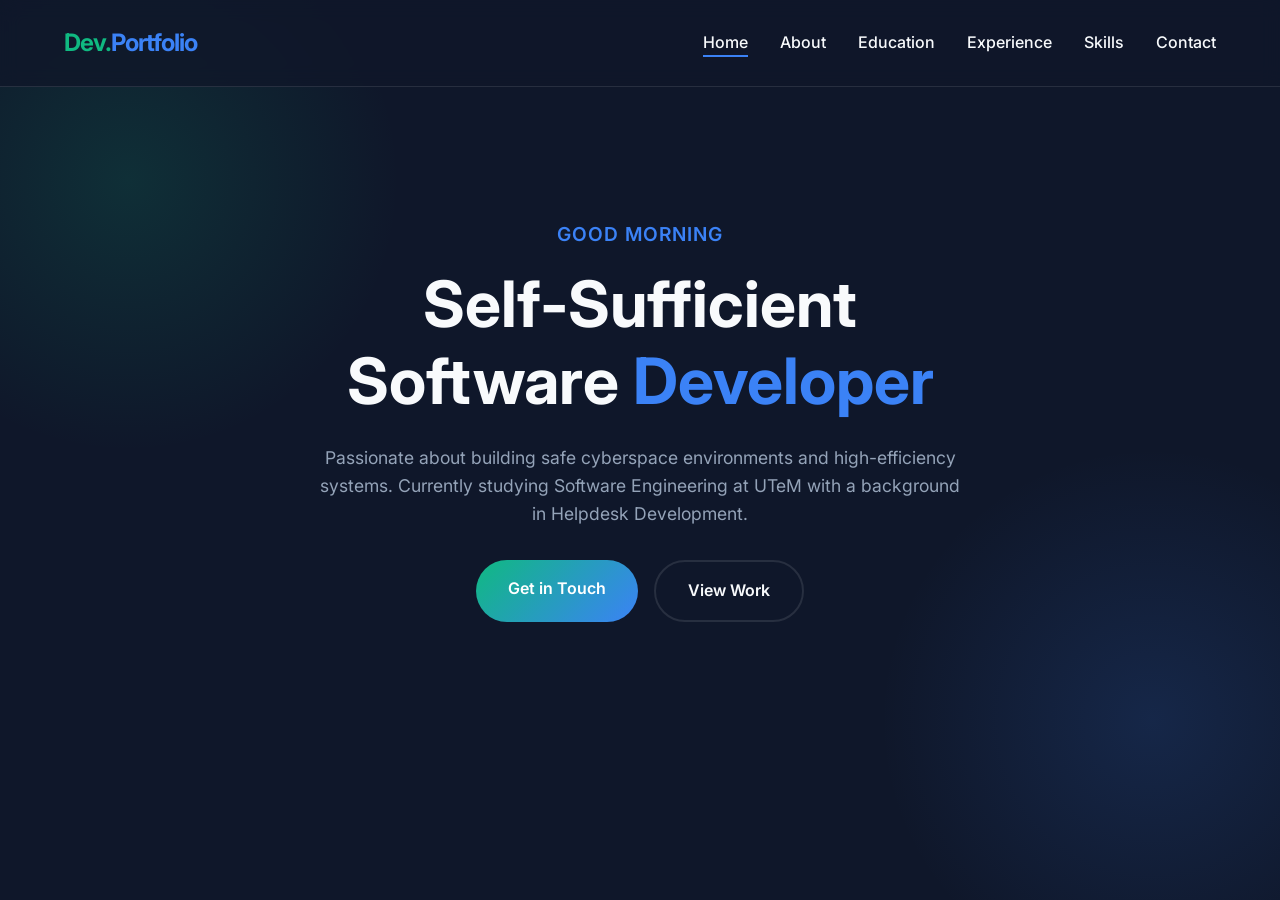
<file: index.html>
<!DOCTYPE html>
<html lang="en">
<head>
    <meta charset="UTF-8">
    <meta name="viewport" content="width=device-width, initial-scale=1.0">
    <title>Portfolio | Software Engineer</title>
    <link rel="stylesheet" href="style.css">
    <!-- Google Fonts -->
    <link href="https://fonts.googleapis.com/css2?family=Inter:wght@400;600;700&display=swap" rel="stylesheet">
    <!-- Font Awesome for Icons -->
    <link rel="stylesheet" href="https://cdnjs.cloudflare.com/ajax/libs/font-awesome/6.0.0/css/all.min.css">
</head>
<body>

    <!-- Navigation -->
    <nav>
        <div class="logo">Dev.<span class="highlight">Portfolio</span></div>
        <ul class="nav-links">
            <li><a href="index.html" class="active">Home</a></li>
            <li><a href="about.html">About</a></li>
            <li><a href="education.html">Education</a></li>
            <li><a href="experience.html">Experience</a></li>
            <li><a href="skills.html">Skills</a></li>
            <li><a href="contact.html">Contact</a></li>
        </ul>
        <div class="hamburger"><i class="fas fa-bars"></i></div>
    </nav>

    <!-- Main Content -->
    <main class="container">
        <!-- Replaced grid-2 with a centered, typography-focused layout -->
        <section style="text-align: center; max-width: 900px; margin: 0 auto; display: flex; flex-direction: column; align-items: center; justify-content: center; min-height: 65vh;">
            <div class="hero-text">
                <p class="highlight" id="greeting" style="font-size: 1.2rem; margin-bottom: 1rem; font-weight: 600; letter-spacing: 1px; text-transform: uppercase;">Hello</p>
                
                <h1 style="font-size: clamp(3rem, 5vw, 5rem); line-height: 1.2; margin-bottom: 1.5rem;">
                    Self-Sufficient <br> Software <span class="highlight">Developer</span>
                </h1>
                
                <p style="font-size: 1.1rem; max-width: 650px; margin: 0 auto 2rem auto;">
                    Passionate about building safe cyberspace environments and high-efficiency systems. 
                    Currently studying Software Engineering at UTeM with a background in Helpdesk Development.
                </p>
                
                <div style="display: flex; gap: 1rem; justify-content: center; flex-wrap: wrap;">
                    <a href="contact.html" class="btn">Get in Touch</a>
                    <a href="experience.html" class="btn" style="background: transparent; border: 2px solid var(--glass-border); color: var(--text-primary);">View Work</a>
                </div>
            </div>
        </section>
    </main>

    <script src="script.js"></script>
</body>
</html>
</file>
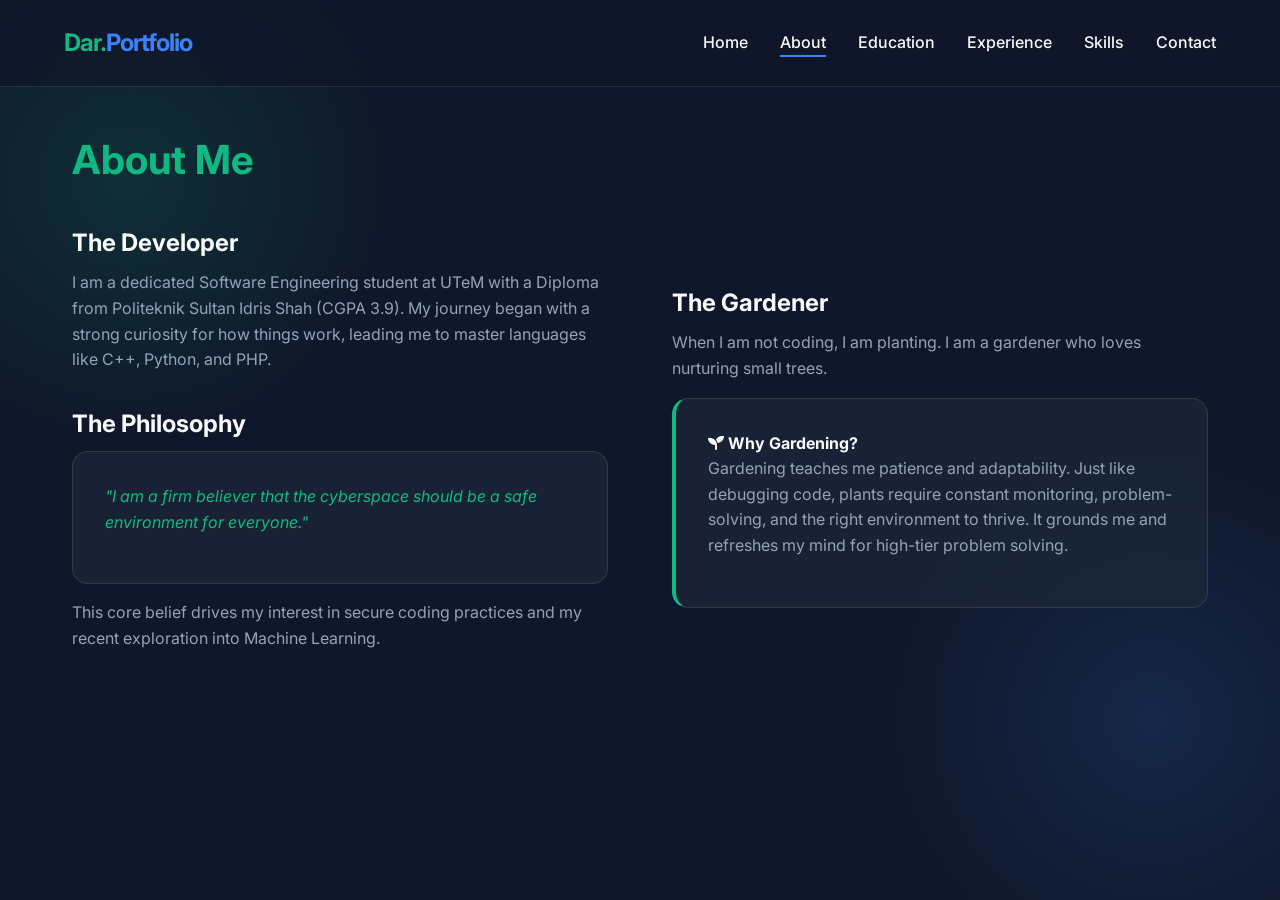
<file: about.html>
<!DOCTYPE html>
<html lang="en">
<head>
    <meta charset="UTF-8">
    <meta name="viewport" content="width=device-width, initial-scale=1.0">
    <title>About Me</title>
    <link rel="stylesheet" href="style.css">
    <link href="https://fonts.googleapis.com/css2?family=Inter:wght@400;600;700&display=swap" rel="stylesheet">
    <link rel="stylesheet" href="https://cdnjs.cloudflare.com/ajax/libs/font-awesome/6.0.0/css/all.min.css">
</head>
<body>
    <nav>
        <div class="logo">Dar.<span class="highlight">Portfolio</span></div>
        <ul class="nav-links">
            <li><a href="index.html">Home</a></li>
            <li><a href="about.html" class="active">About</a></li>
            <li><a href="education.html">Education</a></li>
            <li><a href="experience.html">Experience</a></li>
            <li><a href="skills.html">Skills</a></li>
            <li><a href="contact.html">Contact</a></li>
        </ul>
        <div class="hamburger"><i class="fas fa-bars"></i></div>
    </nav>

    <main class="container">
        <h2>About Me</h2>
        
        <div class="grid-2">
            <div>
                <h3>The Developer</h3>
                <p>I am a dedicated Software Engineering student at UTeM with a Diploma from Politeknik Sultan Idris Shah (CGPA 3.9). My journey began with a strong curiosity for how things work, leading me to master languages like C++, Python, and PHP.</p>
                
                <h3 style="margin-top: 2rem;">The Philosophy</h3>
                <div class="card">
                    <p style="font-style: italic; color: var(--accent-primary);">"I am a firm believer that the cyberspace should be a safe environment for everyone."</p>
                </div>
                <p style="margin-top:1rem;">This core belief drives my interest in secure coding practices and my recent exploration into Machine Learning.</p>
            </div>
            
            <div>
                <h3>The Gardener</h3>
                <p>When I am not coding, I am planting. I am a gardener who loves nurturing small trees.</p>
                <div class="card" style="border-left: 4px solid var(--accent-primary);">
                    <h4><i class="fas fa-seedling"></i> Why Gardening?</h4>
                    <p>Gardening teaches me patience and adaptability. Just like debugging code, plants require constant monitoring, problem-solving, and the right environment to thrive. It grounds me and refreshes my mind for high-tier problem solving.</p>
                </div>
            </div>
        </div>
    </main>
    <script src="script.js"></script>
</body>
</html>
</file>
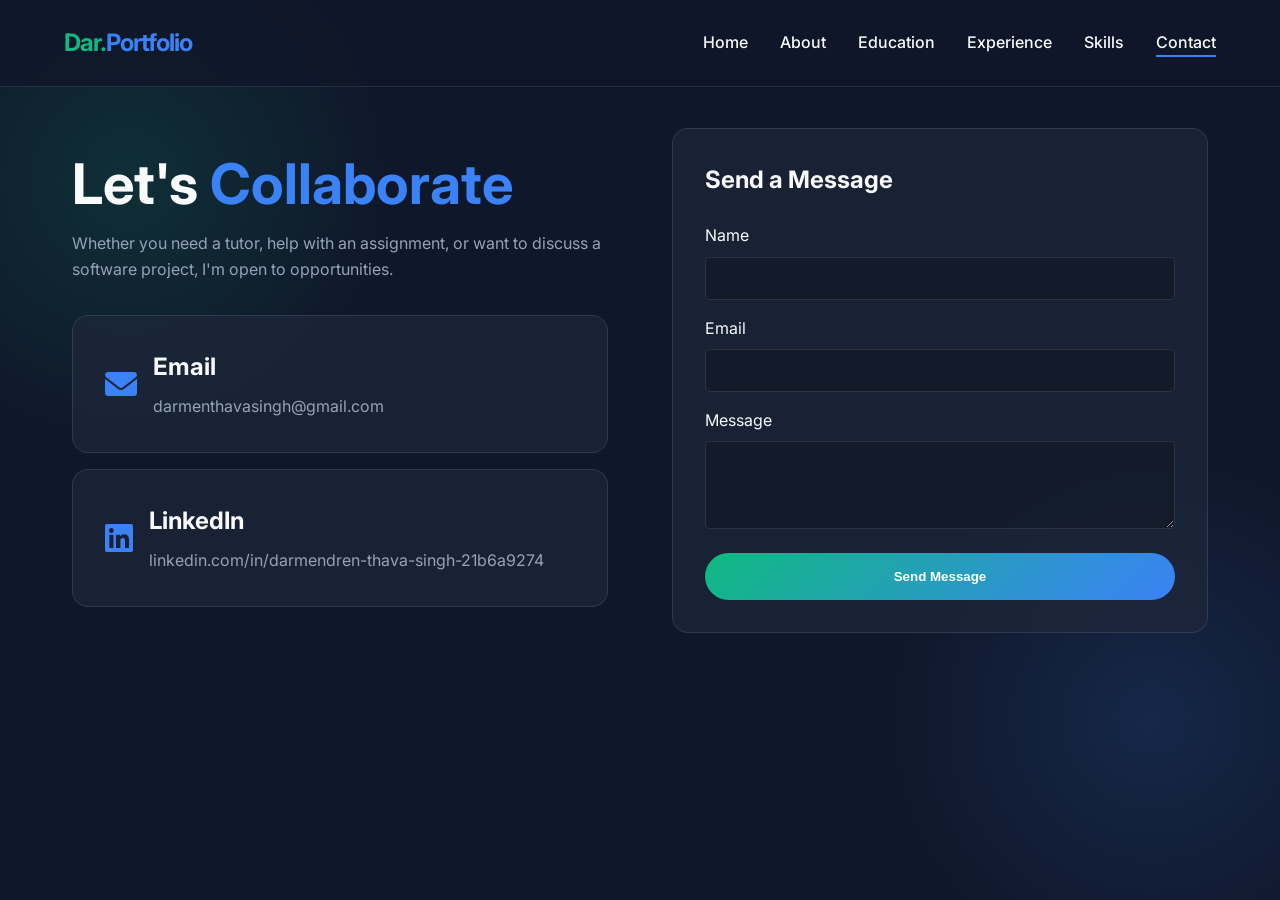
<file: contact.html>
<!DOCTYPE html>
<html lang="en">
<head>
    <meta charset="UTF-8">
    <meta name="viewport" content="width=device-width, initial-scale=1.0">
    <title>Contact Me</title>
    <link rel="stylesheet" href="style.css">
    <link href="https://fonts.googleapis.com/css2?family=Inter:wght@400;600;700&display=swap" rel="stylesheet">
    <link rel="stylesheet" href="https://cdnjs.cloudflare.com/ajax/libs/font-awesome/6.0.0/css/all.min.css">
</head>
<body>
    <nav>
        <div class="logo">Dar.<span class="highlight">Portfolio</span></div>
        <ul class="nav-links">
            <li><a href="index.html">Home</a></li>
            <li><a href="about.html">About</a></li>
            <li><a href="education.html">Education</a></li>
            <li><a href="experience.html">Experience</a></li>
            <li><a href="skills.html">Skills</a></li>
            <li><a href="contact.html" class="active">Contact</a></li>
        </ul>
        <div class="hamburger"><i class="fas fa-bars"></i></div>
    </nav>

    <main class="container">
        <div class="grid-2">
            <div>
                <h1>Let's <span class="highlight">Collaborate</span></h1>
                <p>Whether you need a tutor, help with an assignment, or want to discuss a software project, I'm open to opportunities.</p>
                
                <div style="margin-top: 2rem;">
                    <div class="card" style="margin-bottom: 1rem; display: flex; align-items: center; gap: 1rem;">
                        <i class="fas fa-envelope fa-2x highlight"></i>
                        <div>
                            <h3>Email</h3>
                            <p style="margin:0;">darmenthavasingh@gmail.com</p>
                        </div>
                    </div>
                    
                    <div class="card" style="display: flex; align-items: center; gap: 1rem;">
                        <i class="fab fa-linkedin fa-2x highlight"></i>
                        <div>
                            <h3>LinkedIn</h3>
                            <p style="margin:0;">linkedin.com/in/darmendren-thava-singh-21b6a9274</p>
                        </div>
                    </div>
                </div>
            </div>

            <!-- Simple Form Mockup -->
            <form class="card">
                <h3 style="margin-bottom: 1.5rem;">Send a Message</h3>
                <div style="margin-bottom: 1rem;">
                    <label style="display: block; margin-bottom: 0.5rem;">Name</label>
                    <input type="text" style="width: 100%; padding: 0.8rem; background: rgba(0,0,0,0.2); border: 1px solid var(--glass-border); color: white; border-radius: 5px;">
                </div>
                <div style="margin-bottom: 1rem;">
                    <label style="display: block; margin-bottom: 0.5rem;">Email</label>
                    <input type="email" style="width: 100%; padding: 0.8rem; background: rgba(0,0,0,0.2); border: 1px solid var(--glass-border); color: white; border-radius: 5px;">
                </div>
                <div style="margin-bottom: 1rem;">
                    <label style="display: block; margin-bottom: 0.5rem;">Message</label>
                    <textarea rows="4" style="width: 100%; padding: 0.8rem; background: rgba(0,0,0,0.2); border: 1px solid var(--glass-border); color: white; border-radius: 5px;"></textarea>
                </div>
                <button type="submit" class="btn" style="width: 100%;">Send Message</button>
            </form>
        </div>
    </main>
    <script src="script.js"></script>
</body>
</html>
</file>
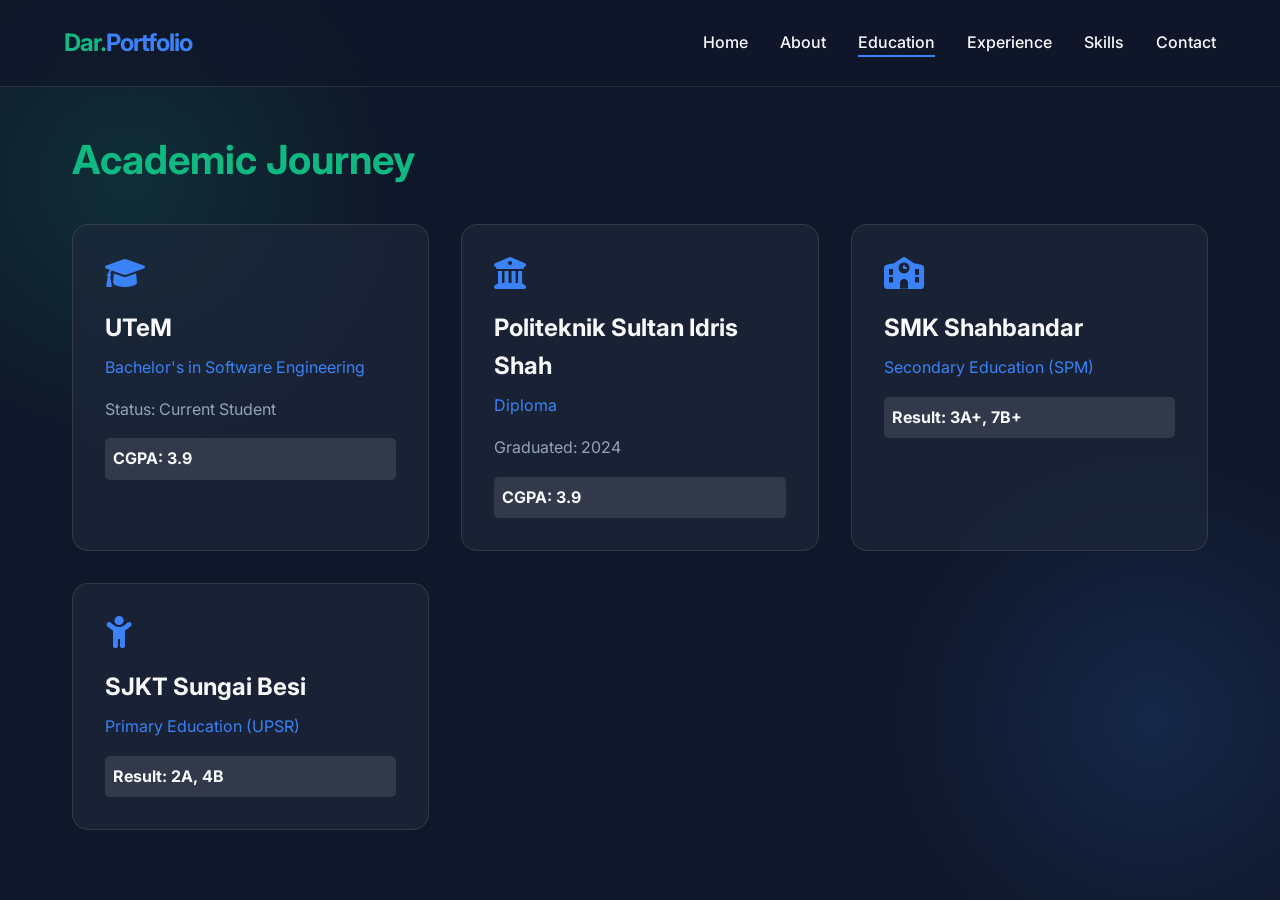
<file: education.html>
<!DOCTYPE html>
<html lang="en">
<head>
    <meta charset="UTF-8">
    <meta name="viewport" content="width=device-width, initial-scale=1.0">
    <title>Education</title>
    <link rel="stylesheet" href="style.css">
    <link href="https://fonts.googleapis.com/css2?family=Inter:wght@400;600;700&display=swap" rel="stylesheet">
    <link rel="stylesheet" href="https://cdnjs.cloudflare.com/ajax/libs/font-awesome/6.0.0/css/all.min.css">
</head>
<body>
    <nav>
        <div class="logo">Dar.<span class="highlight">Portfolio</span></div>
        <ul class="nav-links">
            <li><a href="index.html">Home</a></li>
            <li><a href="about.html">About</a></li>
            <li><a href="education.html" class="active">Education</a></li>
            <li><a href="experience.html">Experience</a></li>
            <li><a href="skills.html">Skills</a></li>
            <li><a href="contact.html">Contact</a></li>
        </ul>
        <div class="hamburger"><i class="fas fa-bars"></i></div>
    </nav>

    <main class="container">
        <h2>Academic Journey</h2>
        
        <div class="grid-3">
            <!-- Degree -->
            <div class="card">
                <div style="color: var(--accent-secondary); margin-bottom: 1rem;"><i class="fas fa-graduation-cap fa-2x"></i></div>
                <h3>UTeM</h3>
                <p class="highlight">Bachelor's in Software Engineering</p>
                <p>Status: Current Student</p>
                <div style="background: rgba(255,255,255,0.1); border-radius: 5px; padding: 0.5rem; margin-top: 1rem;">
                    <strong>CGPA: 3.9</strong>
                </div>
            </div>

            <!-- Diploma -->
            <div class="card">
                <div style="color: var(--accent-secondary); margin-bottom: 1rem;"><i class="fas fa-university fa-2x"></i></div>
                <h3>Politeknik Sultan Idris Shah</h3>
                <p class="highlight">Diploma</p>
                <p>Graduated: 2024</p>
                <div style="background: rgba(255,255,255,0.1); border-radius: 5px; padding: 0.5rem; margin-top: 1rem;">
                    <strong>CGPA: 3.9</strong>
                </div>
            </div>

            <!-- Secondary School -->
            <div class="card">
                <div style="color: var(--accent-secondary); margin-bottom: 1rem;"><i class="fas fa-school fa-2x"></i></div>
                <h3>SMK Shahbandar</h3>
                <p class="highlight">Secondary Education (SPM)</p>
                <div style="background: rgba(255,255,255,0.1); border-radius: 5px; padding: 0.5rem; margin-top: 1rem;">
                    <strong>Result: 3A+, 7B+</strong>
                </div>
            </div>

            <!-- Primary School -->
            <div class="card">
                <div style="color: var(--accent-secondary); margin-bottom: 1rem;"><i class="fas fa-child fa-2x"></i></div>
                <h3>SJKT Sungai Besi</h3>
                <p class="highlight">Primary Education (UPSR)</p>
                <div style="background: rgba(255,255,255,0.1); border-radius: 5px; padding: 0.5rem; margin-top: 1rem;">
                    <strong>Result: 2A, 4B</strong>
                </div>
            </div>
        </div>
    </main>
    <script src="script.js"></script>
</body>
</html>
</file>
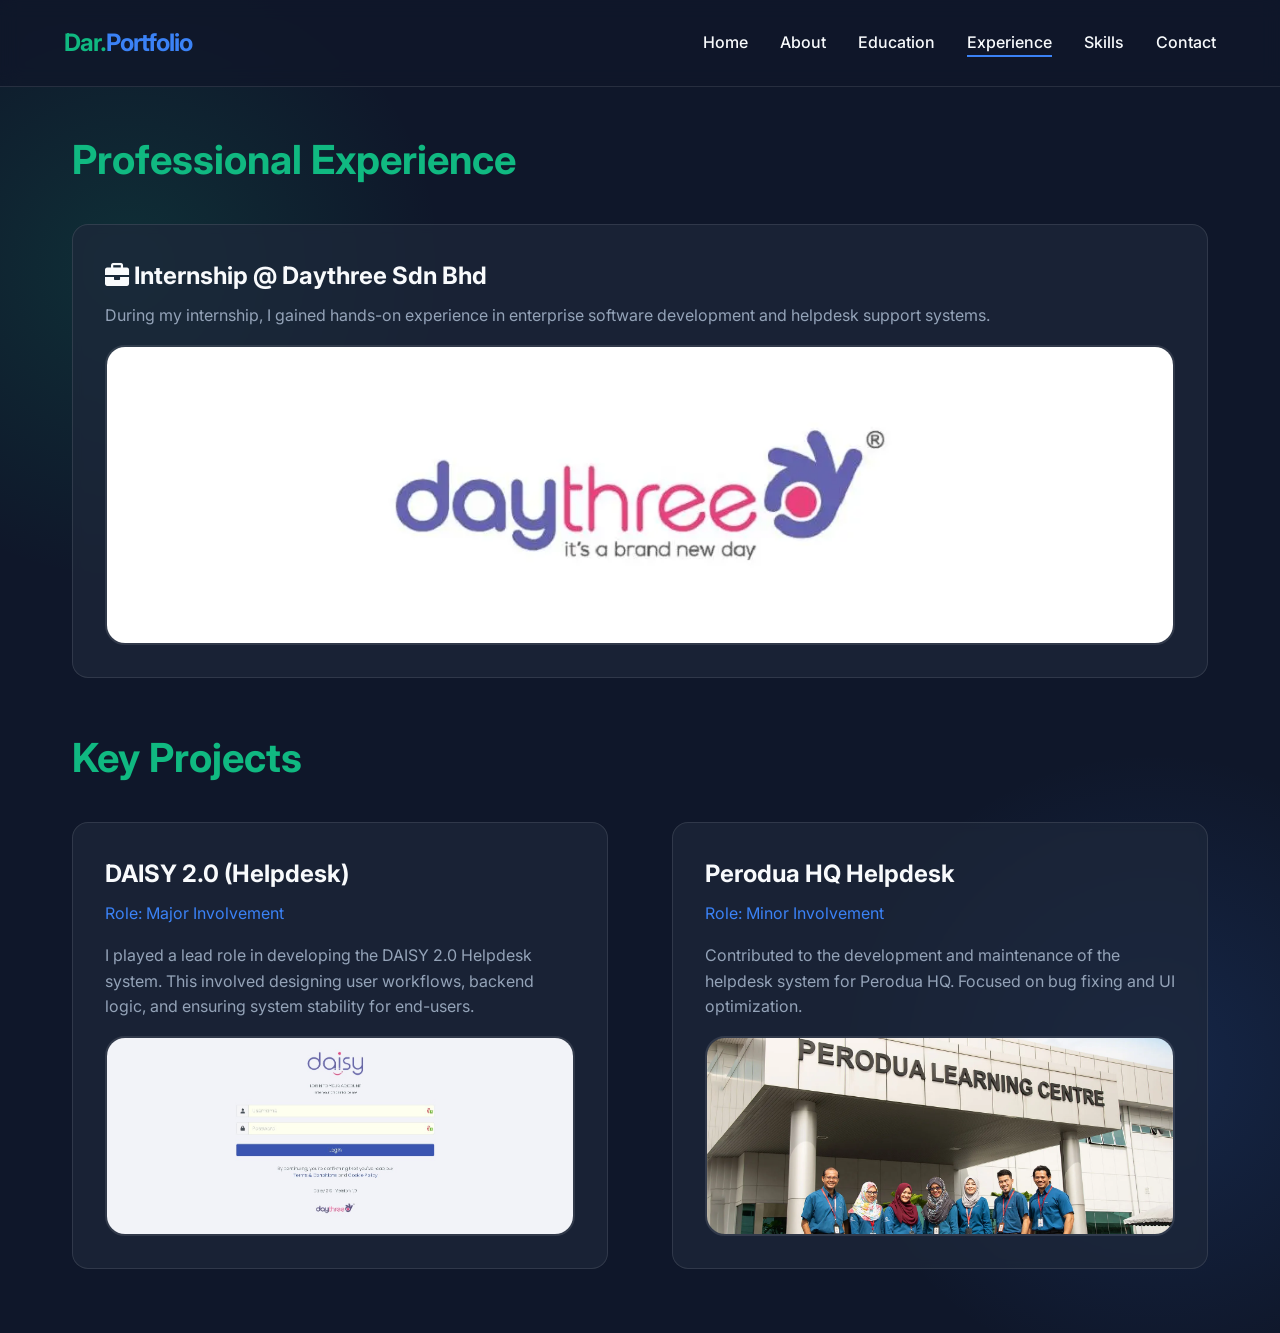
<file: experience.html>
<!DOCTYPE html>
<html lang="en">
<head>
    <meta charset="UTF-8">
    <meta name="viewport" content="width=device-width, initial-scale=1.0">
    <title>Experience</title>
    <link rel="stylesheet" href="style.css">
    <link href="https://fonts.googleapis.com/css2?family=Inter:wght@400;600;700&display=swap" rel="stylesheet">
    <link rel="stylesheet" href="https://cdnjs.cloudflare.com/ajax/libs/font-awesome/6.0.0/css/all.min.css">
</head>
<body>
    <nav>
        <div class="logo">Dar.<span class="highlight">Portfolio</span></div>
        <ul class="nav-links">
            <li><a href="index.html">Home</a></li>
            <li><a href="about.html">About</a></li>
            <li><a href="education.html">Education</a></li>
            <li><a href="experience.html" class="active">Experience</a></li>
            <li><a href="skills.html">Skills</a></li>
            <li><a href="contact.html">Contact</a></li>
        </ul>
        <div class="hamburger"><i class="fas fa-bars"></i></div>
    </nav>

    <main class="container">
        <h2>Professional Experience</h2>
        
        <div class="card" style="margin-bottom: 3rem;">
            <h3><i class="fas fa-briefcase"></i> Internship @ Daythree Sdn Bhd</h3>
            <p>During my internship, I gained hands-on experience in enterprise software development and helpdesk support systems.</p>
            <div class="img-frame" style="height: 300px; margin-top: 1rem;">
                <!-- REPLACE WITH YOUR IMAGE -->
                <img src="image4.jpg" alt="Daythree Sdn Bhd Office/Logo">
            </div>
        </div>

        <h2>Key Projects</h2>
        <div class="grid-2">
            <!-- Project 1 -->
            <div class="card">
                <h3>DAISY 2.0 (Helpdesk)</h3>
                <p class="highlight">Role: Major Involvement</p>
                <p>I played a lead role in developing the DAISY 2.0 Helpdesk system. This involved designing user workflows, backend logic, and ensuring system stability for end-users.</p>
                <div class="img-frame" style="height: 200px;">
                    <!-- REPLACE WITH YOUR IMAGE -->
                    <img src="image3.jpg" alt="Daisy 2.0 Screenshot">
                </div>
            </div>

            <!-- Project 2 -->
            <div class="card">
                <h3>Perodua HQ Helpdesk</h3>
                <p class="highlight">Role: Minor Involvement</p>
                <p>Contributed to the development and maintenance of the helpdesk system for Perodua HQ. Focused on bug fixing and UI optimization.</p>
                <div class="img-frame" style="height: 200px;">
                    <!-- REPLACE WITH YOUR IMAGE -->
                    <img src="image2.jpg" alt="Perodua Helpdesk Screenshot">
                </div>
            </div>
        </div>
    </main>
    <script src="script.js"></script>
</body>
</html>
</file>
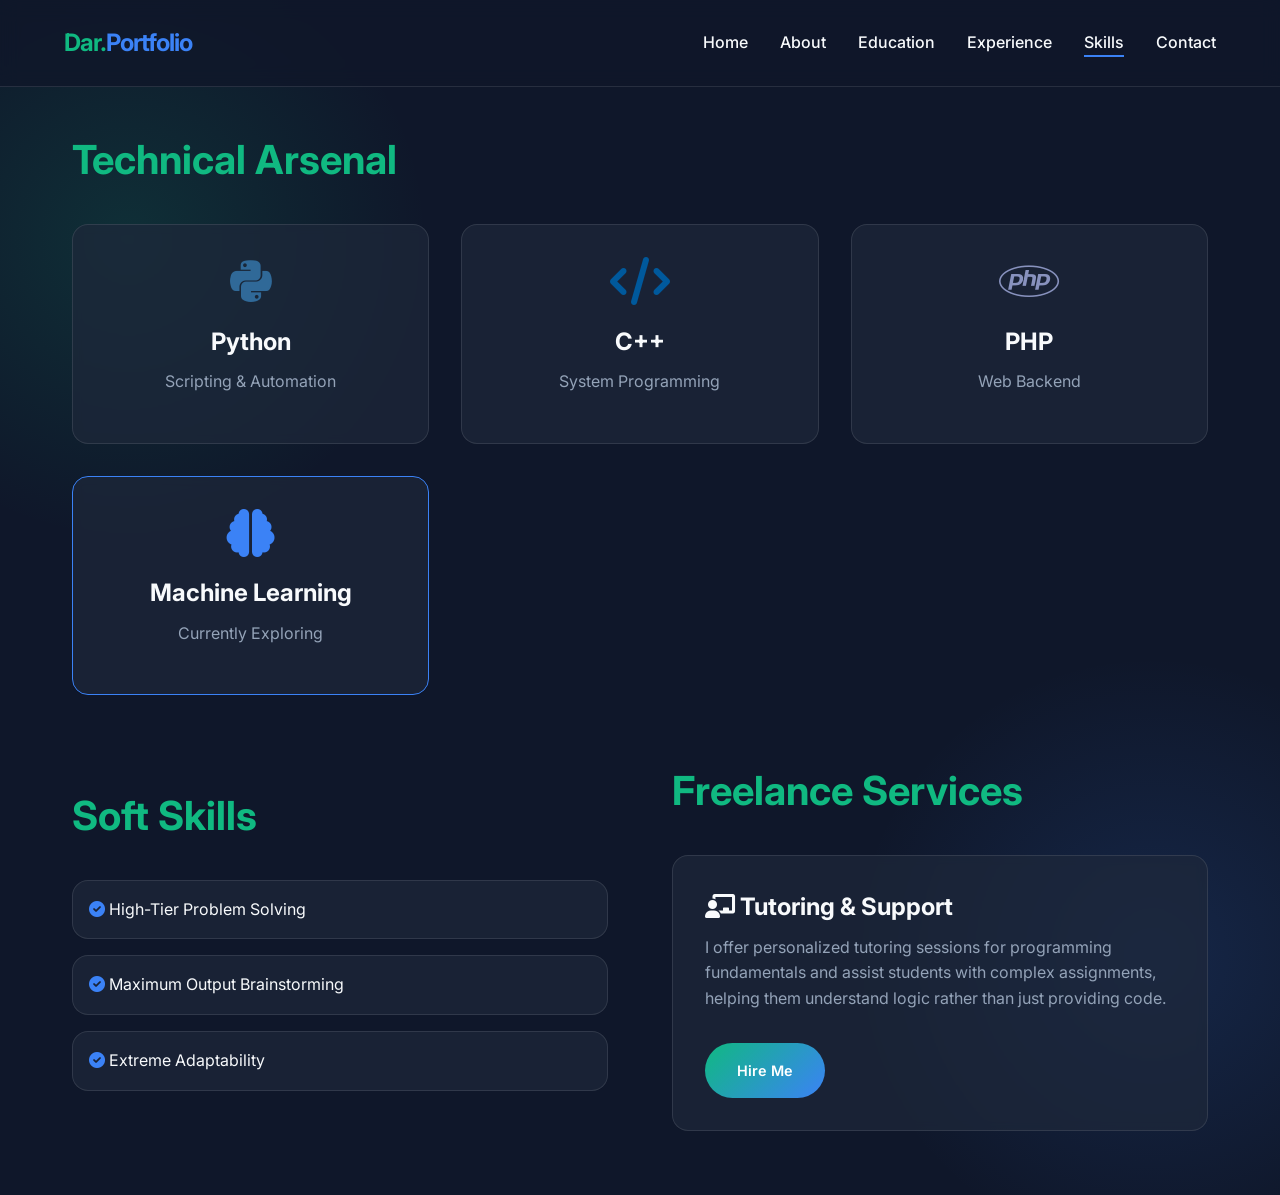
<file: skills.html>
<!DOCTYPE html>
<html lang="en">
<head>
    <meta charset="UTF-8">
    <meta name="viewport" content="width=device-width, initial-scale=1.0">
    <title>Skills & Services</title>
    <link rel="stylesheet" href="style.css">
    <link href="https://fonts.googleapis.com/css2?family=Inter:wght@400;600;700&display=swap" rel="stylesheet">
    <link rel="stylesheet" href="https://cdnjs.cloudflare.com/ajax/libs/font-awesome/6.0.0/css/all.min.css">
</head>
<body>
    <nav>
        <div class="logo">Dar.<span class="highlight">Portfolio</span></div>
        <ul class="nav-links">
            <li><a href="index.html">Home</a></li>
            <li><a href="about.html">About</a></li>
            <li><a href="education.html">Education</a></li>
            <li><a href="experience.html">Experience</a></li>
            <li><a href="skills.html" class="active">Skills</a></li>
            <li><a href="contact.html">Contact</a></li>
        </ul>
        <div class="hamburger"><i class="fas fa-bars"></i></div>
    </nav>

    <main class="container">
        <h2>Technical Arsenal</h2>
        <div class="grid-3" style="margin-bottom: 4rem;">
            <div class="card" style="text-align: center;">
                <i class="fab fa-python fa-3x" style="color: #306998;"></i>
                <h3 style="margin-top: 1rem;">Python</h3>
                <p>Scripting & Automation</p>
            </div>
            <div class="card" style="text-align: center;">
                <i class="fas fa-code fa-3x" style="color: #00599C;"></i>
                <h3 style="margin-top: 1rem;">C++</h3>
                <p>System Programming</p>
            </div>
            <div class="card" style="text-align: center;">
                <i class="fab fa-php fa-3x" style="color: #8892be;"></i>
                <h3 style="margin-top: 1rem;">PHP</h3>
                <p>Web Backend</p>
            </div>
            <div class="card" style="text-align: center; border-color: var(--accent-secondary);">
                <i class="fas fa-brain fa-3x" style="color: var(--accent-secondary);"></i>
                <h3 style="margin-top: 1rem;">Machine Learning</h3>
                <p>Currently Exploring</p>
            </div>
        </div>

        <div class="grid-2">
            <div>
                <h2>Soft Skills</h2>
                <ul style="list-style: none;">
                    <li class="card" style="margin-bottom: 1rem; padding: 1rem;">
                        <i class="fas fa-check-circle highlight"></i> High-Tier Problem Solving
                    </li>
                    <li class="card" style="margin-bottom: 1rem; padding: 1rem;">
                        <i class="fas fa-check-circle highlight"></i> Maximum Output Brainstorming
                    </li>
                    <li class="card" style="margin-bottom: 1rem; padding: 1rem;">
                        <i class="fas fa-check-circle highlight"></i> Extreme Adaptability
                    </li>
                </ul>
            </div>
            <div>
                <h2>Freelance Services</h2>
                <div class="card">
                    <h3><i class="fas fa-chalkboard-teacher"></i> Tutoring & Support</h3>
                    <p>I offer personalized tutoring sessions for programming fundamentals and assist students with complex assignments, helping them understand logic rather than just providing code.</p>
                    <a href="contact.html" class="btn" style="margin-top: 1rem; font-size: 0.9rem;">Hire Me</a>
                </div>
            </div>
        </div>
    </main>
    <script src="script.js"></script>
</body>
</html>
</file>
<file: style.css>
/* SOTA PREMIUM THEME: Midnight Emerald & Cyber Blue */
:root {
    --bg-dark: #0f172a;
    --bg-card: rgba(30, 41, 59, 0.7);
    --text-primary: #f8fafc;
    --text-secondary: #94a3b8;
    --accent-primary: #10b981; /* Emerald for Gardening/Growth */
    --accent-secondary: #3b82f6; /* Blue for Tech/Safety */
    --glass-border: rgba(255, 255, 255, 0.1);
    --font-main: 'Inter', sans-serif;
    --transition: all 0.3s cubic-bezier(0.4, 0, 0.2, 1);
}

* {
    margin: 0;
    padding: 0;
    box-sizing: border-box;
}

body {
    background-color: var(--bg-dark);
    color: var(--text-primary);
    font-family: var(--font-main);
    line-height: 1.6;
    overflow-x: hidden;
    background-image: 
        radial-gradient(circle at 10% 20%, rgba(16, 185, 129, 0.15) 0%, transparent 20%),
        radial-gradient(circle at 90% 80%, rgba(59, 130, 246, 0.15) 0%, transparent 20%);
}

/* --- NAVIGATION (HCI: Consistency & Visibility) --- */
nav {
    display: flex;
    justify-content: space-between;
    align-items: center;
    padding: 1.5rem 5%;
    position: fixed;
    width: 100%;
    top: 0;
    z-index: 1000;
    background: rgba(15, 23, 42, 0.8);
    backdrop-filter: blur(10px);
    border-bottom: 1px solid var(--glass-border);
}

.logo {
    font-size: 1.5rem;
    font-weight: 700;
    color: var(--accent-primary);
    letter-spacing: -1px;
}

.nav-links {
    display: flex;
    gap: 2rem;
    list-style: none;
}

.nav-links a {
    text-decoration: none;
    color: var(--text-primary);
    font-weight: 500;
    transition: var(--transition);
    position: relative;
}

.nav-links a::after {
    content: '';
    position: absolute;
    width: 0;
    height: 2px;
    bottom: -5px;
    left: 0;
    background-color: var(--accent-secondary);
    transition: var(--transition);
}

.nav-links a:hover::after, .nav-links a.active::after {
    width: 100%;
}

/* Mobile Menu Toggle */
.hamburger {
    display: none;
    cursor: pointer;
    font-size: 1.5rem;
}

/* --- LAYOUT UTILITIES --- */
.container {
    max-width: 1200px;
    margin: 0 auto;
    padding: 8rem 2rem 4rem; /* Top padding accounts for fixed nav */
    min-height: 100vh;
}

.grid-2 {
    display: grid;
    grid-template-columns: 1fr 1fr;
    gap: 4rem;
    align-items: center;
}

.grid-3 {
    display: grid;
    grid-template-columns: repeat(auto-fit, minmax(300px, 1fr));
    gap: 2rem;
}

/* --- CARDS (Glassmorphism) --- */
.card {
    background: var(--bg-card);
    border: 1px solid var(--glass-border);
    border-radius: 16px;
    padding: 2rem;
    transition: var(--transition);
    backdrop-filter: blur(5px);
}

.card:hover {
    transform: translateY(-5px);
    border-color: var(--accent-primary);
    box-shadow: 0 10px 30px -10px rgba(16, 185, 129, 0.3);
}

/* --- TYPOGRAPHY --- */
h1 { font-size: 3.5rem; line-height: 1.1; margin-bottom: 1rem; }
h2 { font-size: 2.5rem; margin-bottom: 2rem; color: var(--accent-primary); }
h3 { font-size: 1.5rem; margin-bottom: 0.5rem; color: var(--text-primary); }
p { color: var(--text-secondary); margin-bottom: 1rem; }
.highlight { color: var(--accent-secondary); }

/* --- IMAGES --- */
.img-frame {
    width: 100%;
    border-radius: 20px;
    overflow: hidden;
    border: 2px solid var(--glass-border);
    position: relative;
}

.img-frame img {
    width: 100%;
    height: 100%;
    object-fit: cover;
    transition: transform 0.5s ease;
}

.img-frame:hover img {
    transform: scale(1.05);
}

/* --- BUTTONS --- */
.btn {
    display: inline-block;
    padding: 1rem 2rem;
    background: linear-gradient(135deg, var(--accent-primary), var(--accent-secondary));
    color: white;
    text-decoration: none;
    border-radius: 50px;
    font-weight: 600;
    transition: var(--transition);
    border: none;
    cursor: pointer;
}

.btn:hover {
    filter: brightness(1.2);
    transform: scale(1.05);
}

/* --- ANIMATIONS --- */
.fade-in {
    opacity: 0;
    transform: translateY(20px);
    animation: fadeInUp 0.8s forwards;
}

@keyframes fadeInUp {
    to { opacity: 1; transform: translateY(0); }
}

/* --- MOBILE RESPONSIVENESS (HCI: Accessibility) --- */
@media (max-width: 768px) {
    .hamburger { display: block; }
    
    .nav-links {
        position: fixed;
        top: 0;
        right: -100%;
        height: 100vh;
        width: 70%;
        background: var(--bg-dark);
        flex-direction: column;
        justify-content: center;
        align-items: center;
        transition: 0.4s ease;
        box-shadow: -5px 0 15px rgba(0,0,0,0.5);
    }

    .nav-links.active { right: 0; }
    
    .grid-2 { grid-template-columns: 1fr; gap: 2rem; }
    
    h1 { font-size: 2.5rem; }
}
</file>
